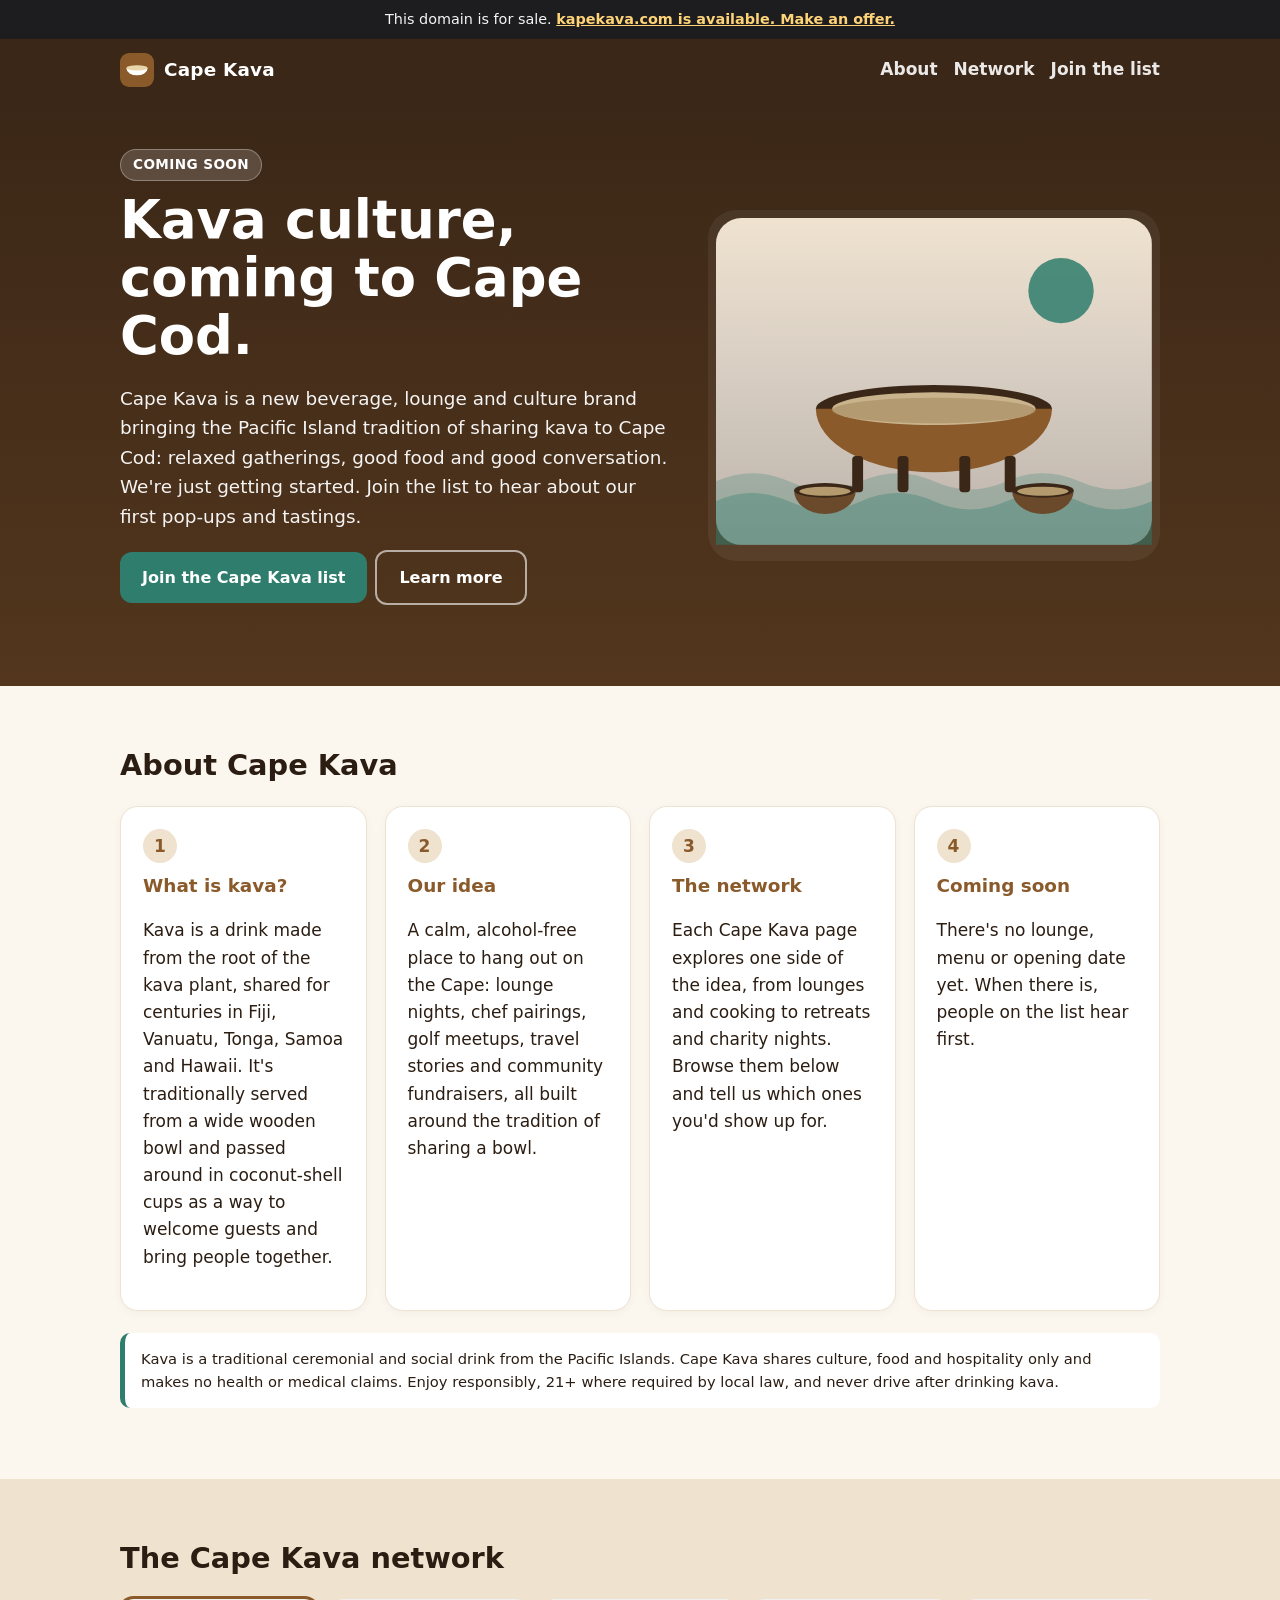
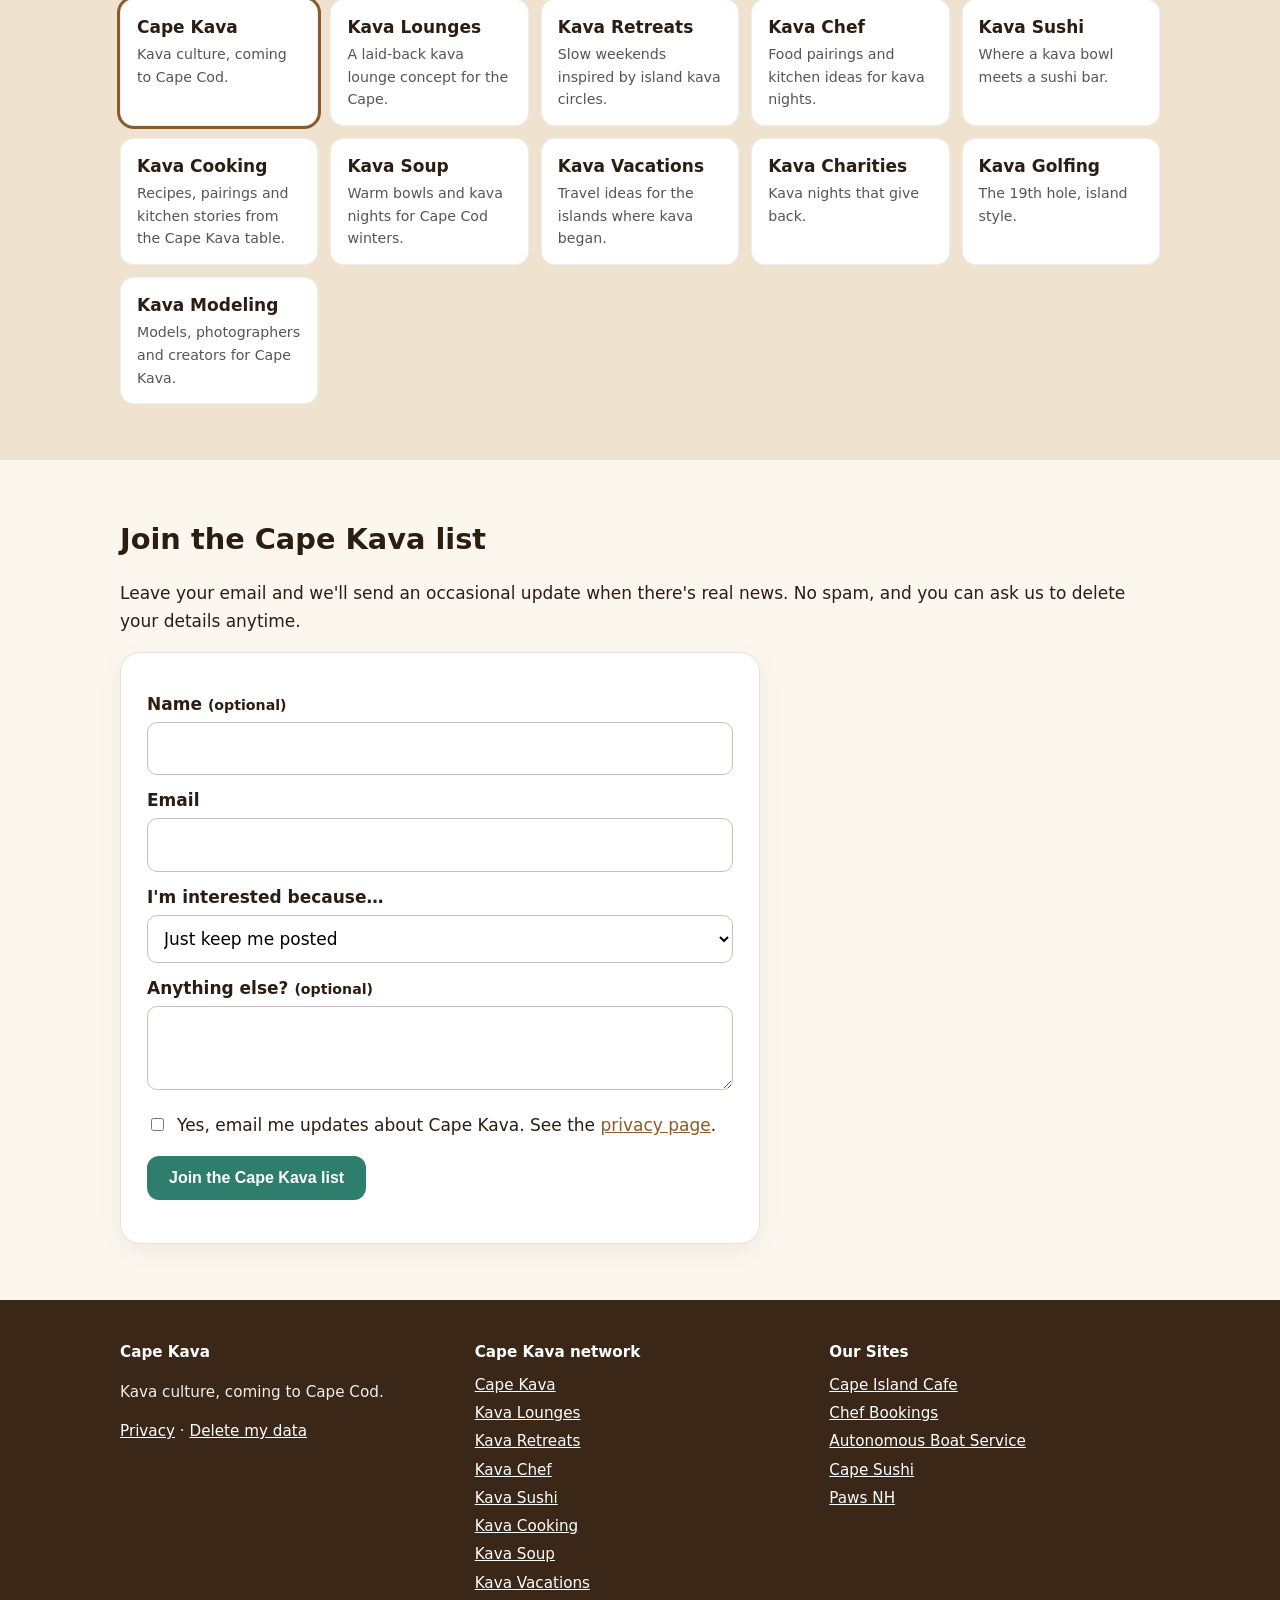
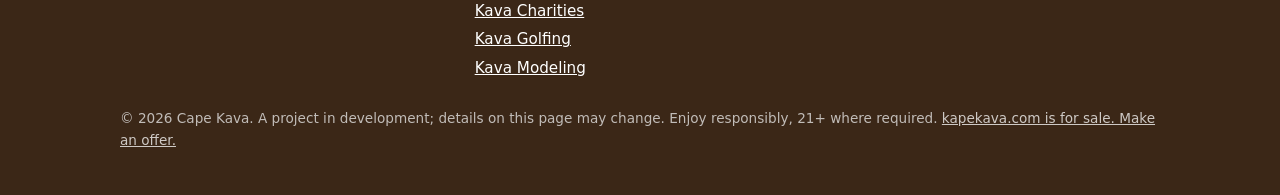
<file: index.html>
<!doctype html>
<html lang="en">
<head>
<meta charset="utf-8">
<meta name="viewport" content="width=device-width,initial-scale=1">
<title>Cape Kava: Kava culture, coming to Cape Cod.</title>
<meta name="description" content="Kava culture, coming to Cape Cod. Cape Kava is a new beverage, lounge and culture brand bringing the Pacific Island tradition of sharing kava to Cape Cod: relaxed gatherings, good food and good conversation.">
<link rel="canonical" href="https://platinum00001.github.io/kapekava.com/">
<meta name="theme-color" content="#3b2717">
<meta property="og:type" content="website">
<meta property="og:site_name" content="Cape Kava">
<meta property="og:title" content="Cape Kava: Kava culture, coming to Cape Cod.">
<meta property="og:description" content="Kava culture, coming to Cape Cod. Cape Kava is a new beverage, lounge and culture brand bringing the Pacific Island tradition of sharing kava to Cape Cod: relaxed gatherings, good food and good conversation.">
<meta property="og:url" content="https://platinum00001.github.io/kapekava.com/">
<meta property="og:image" content="https://platinum00001.github.io/kapekava.com/og.png">
<meta property="og:image:width" content="1200"><meta property="og:image:height" content="630">
<meta name="twitter:card" content="summary_large_image">
<meta name="twitter:title" content="Cape Kava: Kava culture, coming to Cape Cod.">
<meta name="twitter:description" content="Kava culture, coming to Cape Cod. Cape Kava is a new beverage, lounge and culture brand bringing the Pacific Island tradition of sharing kava to Cape Cod: relaxed gatherings, good food and good conversation.">
<meta name="twitter:image" content="https://platinum00001.github.io/kapekava.com/og.png">
<link rel="icon" href="favicon.svg" type="image/svg+xml">
<link rel="icon" href="favicon-32.png" sizes="32x32" type="image/png">
<link rel="apple-touch-icon" href="apple-touch-icon.png">
<link rel="manifest" href="site.webmanifest">
<link rel="stylesheet" href="css/style.css">
</head>
<body>
<div class="forsale" style="background:#1d1d1f;color:#f5f5f7;text-align:center;font-size:.9rem;padding:8px 12px">This domain is for sale. <a href="https://www.afternic.com/domain/kapekava.com" target="_blank" rel="noopener" style="color:#ffd479;font-weight:600">kapekava.com is available. Make an offer.</a></div>
<header class="top"><div class="wrap">
<a class="brand" href="./"><img src="favicon.svg" alt="" width="34" height="34">Cape Kava</a>
<nav><a href="./#about" class="opt">About</a><a href="./#network" class="opt">Network</a><a href="./#join">Join the list</a></nav>
</div></header>
<main>
<section class="hero"><div class="wrap">
<div><span class="badge">Coming soon</span><h1>Kava culture, coming to Cape Cod.</h1><p class="lead">Cape Kava is a new beverage, lounge and culture brand bringing the Pacific Island tradition of sharing kava to Cape Cod: relaxed gatherings, good food and good conversation. We&#x27;re just getting started. Join the list to hear about our first pop-ups and tastings.</p>
<p><a class="btn" href="#join">Join the Cape Kava list</a><a class="btn ghost" href="#about">Learn more</a></p></div>
<div class="art"><svg viewBox="0 0 480 360" xmlns="http://www.w3.org/2000/svg" role="img" aria-hidden="true"><defs><linearGradient id="sky" x1="0" y1="0" x2="0" y2="1"><stop offset="0" stop-color="#efe2cf"/><stop offset="1" stop-color="#ffffff" stop-opacity="0.6"/></linearGradient></defs><rect width="480" height="360" rx="28" fill="url(#sky)"/><circle cx="380" cy="80" r="36" fill="#2f7d6d" opacity=".85"/><path d="M0 290 q40 -18 80 0 t80 0 t80 0 t80 0 t80 0 t80 0 v70 h-480z" fill="#2f7d6d" opacity=".25"/><path d="M0 312 q40 -18 80 0 t80 0 t80 0 t80 0 t80 0 t80 0 v48 h-480z" fill="#2f7d6d" opacity=".35"/><g transform="translate(240 210) scale(1.0)"><ellipse cx="0" cy="0" rx="130" ry="26" fill="#3b2717"/><path d="M-130 0 a130 70 0 0 0 260 0z" fill="#8a5a2b"/><ellipse cx="0" cy="0" rx="112" ry="18" fill="#c9b38d"/><ellipse cx="0" cy="2" rx="112" ry="14" fill="#a68a5f" opacity=".6"/><rect x="-90" y="52" width="12" height="40" rx="4" fill="#3b2717"/><rect x="-40" y="52" width="12" height="40" rx="4" fill="#3b2717"/><rect x="28" y="52" width="12" height="40" rx="4" fill="#3b2717"/><rect x="78" y="52" width="12" height="40" rx="4" fill="#3b2717"/></g><g transform="translate(120 300)"><path d="M-34 0 a34 26 0 0 0 68 0z" fill="#6b4a2b"/><ellipse cx="0" cy="0" rx="34" ry="8" fill="#3b2717"/><ellipse cx="0" cy="1" rx="28" ry="5" fill="#b49a6d"/></g><g transform="translate(360 300)"><path d="M-34 0 a34 26 0 0 0 68 0z" fill="#6b4a2b"/><ellipse cx="0" cy="0" rx="34" ry="8" fill="#3b2717"/><ellipse cx="0" cy="1" rx="28" ry="5" fill="#b49a6d"/></g></svg></div>
</div></section>
<section id="about"><div class="wrap"><h2>About Cape Kava</h2><div class="cards"><div class="card"><span class="n">1</span><h3>What is kava?</h3><p>Kava is a drink made from the root of the kava plant, shared for centuries in Fiji, Vanuatu, Tonga, Samoa and Hawaii. It&#x27;s traditionally served from a wide wooden bowl and passed around in coconut-shell cups as a way to welcome guests and bring people together.</p></div><div class="card"><span class="n">2</span><h3>Our idea</h3><p>A calm, alcohol-free place to hang out on the Cape: lounge nights, chef pairings, golf meetups, travel stories and community fundraisers, all built around the tradition of sharing a bowl.</p></div><div class="card"><span class="n">3</span><h3>The network</h3><p>Each Cape Kava page explores one side of the idea, from lounges and cooking to retreats and charity nights. Browse them below and tell us which ones you&#x27;d show up for.</p></div><div class="card"><span class="n">4</span><h3>Coming soon</h3><p>There&#x27;s no lounge, menu or opening date yet. When there is, people on the list hear first.</p></div></div><p class="note">Kava is a traditional ceremonial and social drink from the Pacific Islands. Cape Kava shares culture, food and hospitality only and makes no health or medical claims. Enjoy responsibly, 21+ where required by local law, and never drive after drinking kava.</p></div></section>
<section class="band" id="network"><div class="wrap"><h2>The Cape Kava network</h2><div class="net"><a href="https://platinum00001.github.io/kapekava.com/" class="here" aria-current="page">Cape Kava<small>Kava culture, coming to Cape Cod.</small></a><a href="https://platinum00001.github.io/kavalounges.com/">Kava Lounges<small>A laid-back kava lounge concept for the Cape.</small></a><a href="https://platinum00001.github.io/kavaretreats.com/">Kava Retreats<small>Slow weekends inspired by island kava circles.</small></a><a href="https://platinum00001.github.io/kavachef.com/">Kava Chef<small>Food pairings and kitchen ideas for kava nights.</small></a><a href="https://platinum00001.github.io/kavasushi.com/">Kava Sushi<small>Where a kava bowl meets a sushi bar.</small></a><a href="https://platinum00001.github.io/kavacooking.com/">Kava Cooking<small>Recipes, pairings and kitchen stories from the Cape Kava table.</small></a><a href="https://platinum00001.github.io/kavasoup.com/">Kava Soup<small>Warm bowls and kava nights for Cape Cod winters.</small></a><a href="https://platinum00001.github.io/kavavacations.com/">Kava Vacations<small>Travel ideas for the islands where kava began.</small></a><a href="https://platinum00001.github.io/kavacharities.com/">Kava Charities<small>Kava nights that give back.</small></a><a href="https://platinum00001.github.io/kavagolfing.com/">Kava Golfing<small>The 19th hole, island style.</small></a><a href="https://platinum00001.github.io/kavamodeling.com/">Kava Modeling<small>Models, photographers and creators for Cape Kava.</small></a></div></div></section>
<section id="join"><div class="wrap"><h2>Join the Cape Kava list</h2>
<p>Leave your email and we'll send an occasional update when there's real news. No spam, and you can ask us to delete your details anytime.</p>
<form class="signup" id="signup" novalidate>
<label for="f-name">Name <small>(optional)</small></label><input id="f-name" name="name" type="text" maxlength="120" autocomplete="name">
<label for="f-email">Email</label><input id="f-email" name="email" type="email" maxlength="200" required autocomplete="email">
<label for="f-interest">I'm interested because…</label><select id="f-interest" name="interest"><option>Just keep me posted</option><option>I&#x27;d visit a kava lounge on the Cape</option><option>I want to attend events or tastings</option><option>I run a cafe, bar or venue</option><option>I&#x27;d like to help, volunteer or partner</option></select>
<label for="f-note">Anything else? <small>(optional)</small></label><textarea id="f-note" name="note" maxlength="600"></textarea>
<div class="hp" aria-hidden="true"><label for="f-web">Website</label><input id="f-web" name="website_url" type="text" tabindex="-1" autocomplete="off"></div>
<label class="check"><input type="checkbox" name="consent" required> <span>Yes, email me updates about Cape Kava. See the <a href="privacy.html">privacy page</a>.</span></label>
<p><button class="btn" type="submit">Join the Cape Kava list</button></p>
<div class="msg" id="signup-msg" role="status" aria-live="polite"></div>
</form></div></section>
</main>
<footer><div class="wrap">
<div class="cols">
<div><h4>Cape Kava</h4><p>Kava culture, coming to Cape Cod.</p><p><a href="privacy.html">Privacy</a> · <a href="privacy.html#data-deletion">Delete my data</a></p></div>
<div><h4>Cape Kava network</h4><ul><li><a href="https://platinum00001.github.io/kapekava.com/">Cape Kava</a></li><li><a href="https://platinum00001.github.io/kavalounges.com/">Kava Lounges</a></li><li><a href="https://platinum00001.github.io/kavaretreats.com/">Kava Retreats</a></li><li><a href="https://platinum00001.github.io/kavachef.com/">Kava Chef</a></li><li><a href="https://platinum00001.github.io/kavasushi.com/">Kava Sushi</a></li><li><a href="https://platinum00001.github.io/kavacooking.com/">Kava Cooking</a></li><li><a href="https://platinum00001.github.io/kavasoup.com/">Kava Soup</a></li><li><a href="https://platinum00001.github.io/kavavacations.com/">Kava Vacations</a></li><li><a href="https://platinum00001.github.io/kavacharities.com/">Kava Charities</a></li><li><a href="https://platinum00001.github.io/kavagolfing.com/">Kava Golfing</a></li><li><a href="https://platinum00001.github.io/kavamodeling.com/">Kava Modeling</a></li></ul></div><div><h4>Our Sites</h4><ul><li><a href="https://capeislandcafe.com/">Cape Island Cafe</a></li><li><a href="https://chefbookings.org/">Chef Bookings</a></li><li><a href="https://platinum00001.github.io/autonomousboatservice.com/">Autonomous Boat Service</a></li><li><a href="https://platinum00001.github.io/capesushi.com/">Cape Sushi</a></li><li><a href="https://platinum00001.github.io/pawsnh.com/">Paws NH</a></li></ul></div>
</div>
<p class="fine">© 2026 Cape Kava. A project in development; details on this page may change. Enjoy responsibly, 21+ where required. <a href="https://www.afternic.com/domain/kapekava.com" target="_blank" rel="noopener">kapekava.com is for sale. Make an offer.</a></p>
</div></footer>
<script type="application/ld+json">{"@context": "https://schema.org", "@type": "WebSite", "name": "Cape Kava", "url": "https://platinum00001.github.io/kapekava.com/", "description": "Kava culture, coming to Cape Cod."}</script>
<script src="config.js"></script><script src="js/form.js"></script>
</body></html>
</file>
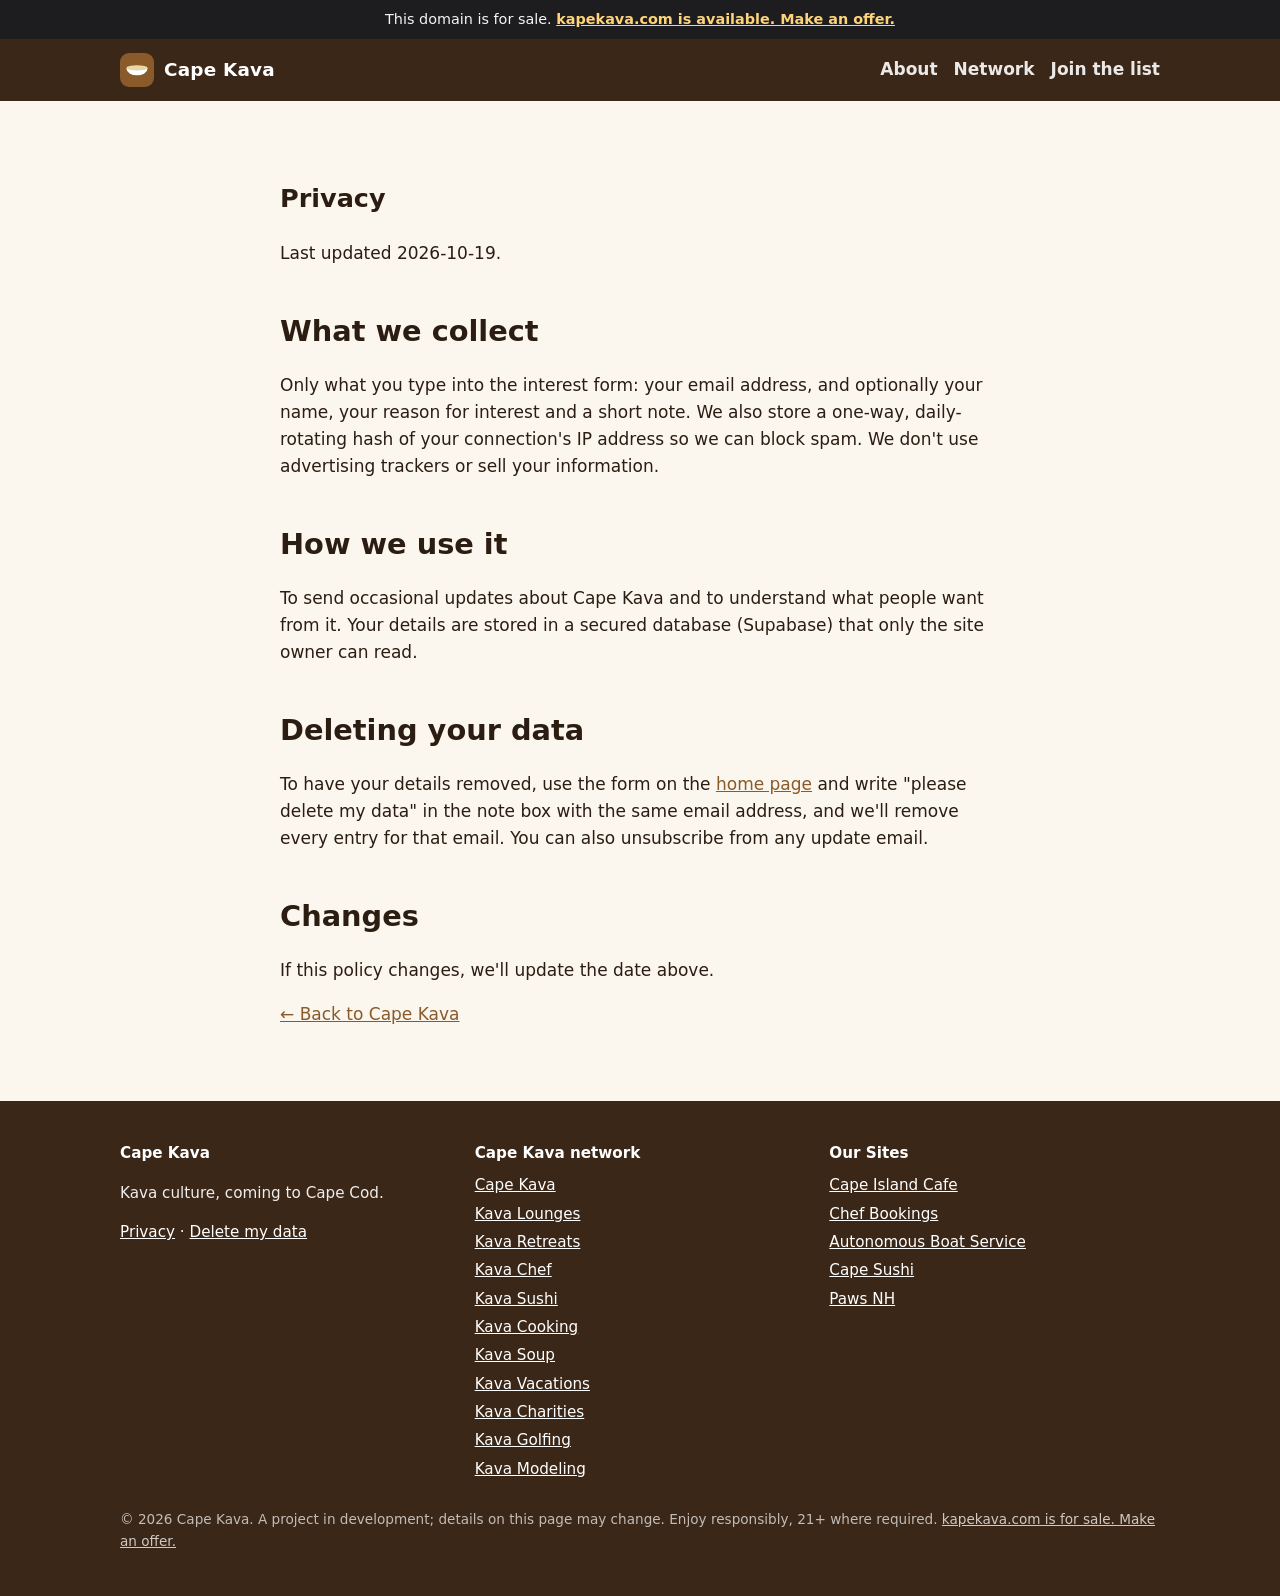
<file: privacy.html>
<!doctype html>
<html lang="en">
<head>
<meta charset="utf-8">
<meta name="viewport" content="width=device-width,initial-scale=1">
<title>Privacy | Cape Kava</title>
<meta name="description" content="How Cape Kava handles the details you share on this site.">
<link rel="canonical" href="https://platinum00001.github.io/kapekava.com/privacy.html">
<meta name="theme-color" content="#3b2717">
<meta property="og:type" content="website">
<meta property="og:site_name" content="Cape Kava">
<meta property="og:title" content="Privacy | Cape Kava">
<meta property="og:description" content="How Cape Kava handles the details you share on this site.">
<meta property="og:url" content="https://platinum00001.github.io/kapekava.com/privacy.html">
<meta property="og:image" content="https://platinum00001.github.io/kapekava.com/og.png">
<meta property="og:image:width" content="1200"><meta property="og:image:height" content="630">
<meta name="twitter:card" content="summary_large_image">
<meta name="twitter:title" content="Privacy | Cape Kava">
<meta name="twitter:description" content="How Cape Kava handles the details you share on this site.">
<meta name="twitter:image" content="https://platinum00001.github.io/kapekava.com/og.png">
<link rel="icon" href="favicon.svg" type="image/svg+xml">
<link rel="icon" href="favicon-32.png" sizes="32x32" type="image/png">
<link rel="apple-touch-icon" href="apple-touch-icon.png">
<link rel="manifest" href="site.webmanifest">
<link rel="stylesheet" href="css/style.css">
</head>
<body>
<div class="forsale" style="background:#1d1d1f;color:#f5f5f7;text-align:center;font-size:.9rem;padding:8px 12px">This domain is for sale. <a href="https://www.afternic.com/domain/kapekava.com" target="_blank" rel="noopener" style="color:#ffd479;font-weight:600">kapekava.com is available. Make an offer.</a></div>
<header class="top"><div class="wrap">
<a class="brand" href="./"><img src="favicon.svg" alt="" width="34" height="34">Cape Kava</a>
<nav><a href="./#about" class="opt">About</a><a href="./#network" class="opt">Network</a><a href="./#join">Join the list</a></nav>
</div></header>
<main><section><div class="wrap prose">
<h1>Privacy</h1><p>Last updated 2026-10-19.</p>
<h2>What we collect</h2><p>Only what you type into the interest form: your email address, and optionally your name, your reason for interest and a short note. We also store a one-way, daily-rotating hash of your connection's IP address so we can block spam. We don't use advertising trackers or sell your information.</p>
<h2>How we use it</h2><p>To send occasional updates about Cape Kava and to understand what people want from it. Your details are stored in a secured database (Supabase) that only the site owner can read.</p>
<h2 id="data-deletion">Deleting your data</h2><p>To have your details removed, use the form on the <a href="./#join">home page</a> and write "please delete my data" in the note box with the same email address, and we'll remove every entry for that email. You can also unsubscribe from any update email.</p>
<h2>Changes</h2><p>If this policy changes, we'll update the date above.</p>
<p><a href="./">← Back to Cape Kava</a></p>
</div></section></main>
<footer><div class="wrap">
<div class="cols">
<div><h4>Cape Kava</h4><p>Kava culture, coming to Cape Cod.</p><p><a href="privacy.html">Privacy</a> · <a href="privacy.html#data-deletion">Delete my data</a></p></div>
<div><h4>Cape Kava network</h4><ul><li><a href="https://platinum00001.github.io/kapekava.com/">Cape Kava</a></li><li><a href="https://platinum00001.github.io/kavalounges.com/">Kava Lounges</a></li><li><a href="https://platinum00001.github.io/kavaretreats.com/">Kava Retreats</a></li><li><a href="https://platinum00001.github.io/kavachef.com/">Kava Chef</a></li><li><a href="https://platinum00001.github.io/kavasushi.com/">Kava Sushi</a></li><li><a href="https://platinum00001.github.io/kavacooking.com/">Kava Cooking</a></li><li><a href="https://platinum00001.github.io/kavasoup.com/">Kava Soup</a></li><li><a href="https://platinum00001.github.io/kavavacations.com/">Kava Vacations</a></li><li><a href="https://platinum00001.github.io/kavacharities.com/">Kava Charities</a></li><li><a href="https://platinum00001.github.io/kavagolfing.com/">Kava Golfing</a></li><li><a href="https://platinum00001.github.io/kavamodeling.com/">Kava Modeling</a></li></ul></div><div><h4>Our Sites</h4><ul><li><a href="https://capeislandcafe.com/">Cape Island Cafe</a></li><li><a href="https://chefbookings.org/">Chef Bookings</a></li><li><a href="https://platinum00001.github.io/autonomousboatservice.com/">Autonomous Boat Service</a></li><li><a href="https://platinum00001.github.io/capesushi.com/">Cape Sushi</a></li><li><a href="https://platinum00001.github.io/pawsnh.com/">Paws NH</a></li></ul></div>
</div>
<p class="fine">© 2026 Cape Kava. A project in development; details on this page may change. Enjoy responsibly, 21+ where required. <a href="https://www.afternic.com/domain/kapekava.com" target="_blank" rel="noopener">kapekava.com is for sale. Make an offer.</a></p>
</div></footer>
</body></html>
</file>
<file: css/style.css>
:root{--bg:#fbf6ee;--ink:#2b1d12;--accent:#8a5a2b;--accent2:#2f7d6d;--soft:#efe2cf;--hero:#3b2717}
*{box-sizing:border-box}html{scroll-behavior:smooth}
body{margin:0;font:17px/1.6 system-ui,-apple-system,"Segoe UI",Roboto,Helvetica,Arial,sans-serif;color:var(--ink);background:var(--bg)}
a{color:var(--accent)}img,svg{max-width:100%;height:auto}
.wrap{max-width:1080px;margin:0 auto;padding:0 20px}
header.top{background:var(--hero);color:#fff}
header.top .wrap{display:flex;align-items:center;justify-content:space-between;gap:12px;padding-top:14px;padding-bottom:14px}
.brand{display:flex;align-items:center;gap:10px;color:#fff;text-decoration:none;font-weight:800;font-size:1.15rem;letter-spacing:.2px}
.brand img{width:34px;height:34px;border-radius:9px}
header.top nav a{color:#fff;opacity:.9;margin-left:16px;text-decoration:none;font-weight:600}
header.top nav a:hover{opacity:1;text-decoration:underline}
.hero{background:linear-gradient(180deg,var(--hero),color-mix(in srgb,var(--hero) 70%,var(--accent)));color:#fff;padding:48px 0 64px}
.hero .wrap{display:grid;grid-template-columns:1.1fr .9fr;gap:36px;align-items:center}
.hero h1{font-size:clamp(2rem,4.6vw,3.3rem);line-height:1.1;margin:.2em 0 .3em}
.hero p.lead{font-size:1.15rem;opacity:.95;max-width:38em}
.badge{display:inline-block;background:rgba(255,255,255,.16);border:1px solid rgba(255,255,255,.3);padding:4px 12px;border-radius:99px;font-size:.85rem;font-weight:700;letter-spacing:.4px;text-transform:uppercase}
.btn{display:inline-block;background:var(--accent2);color:#fff;font-weight:700;padding:13px 22px;border-radius:12px;text-decoration:none;border:0;cursor:pointer;font-size:1rem}
.btn:hover{filter:brightness(1.08)}
.btn.ghost{background:transparent;border:2px solid rgba(255,255,255,.6);margin-left:8px}
.art{background:rgba(255,255,255,.06);border-radius:28px;padding:8px}
section{padding:56px 0}
section h2{font-size:1.8rem;margin:0 0 18px}
.cards{display:grid;grid-template-columns:repeat(auto-fit,minmax(230px,1fr));gap:18px}
.card{background:#fff;border:1px solid var(--soft);border-radius:18px;padding:22px;box-shadow:0 2px 10px rgba(0,0,0,.04)}
.card h3{margin:.1em 0 .4em;font-size:1.15rem;color:var(--accent)}
.card .n{display:inline-grid;place-items:center;width:34px;height:34px;border-radius:50%;background:var(--soft);color:var(--accent);font-weight:800;margin-bottom:6px}
.band{background:var(--soft)}
.net{display:grid;grid-template-columns:repeat(auto-fit,minmax(180px,1fr));gap:12px}
.net a{display:block;background:#fff;border-radius:14px;padding:14px 16px;text-decoration:none;color:var(--ink);border:1px solid rgba(0,0,0,.06);font-weight:700}
.net a small{display:block;font-weight:400;color:#555;margin-top:2px}
.net a.here{outline:3px solid var(--accent);pointer-events:none}
form.signup{background:#fff;border-radius:20px;padding:26px;border:1px solid var(--soft);max-width:640px;box-shadow:0 6px 24px rgba(0,0,0,.06)}
form.signup label{display:block;font-weight:700;margin:12px 0 4px}
form.signup input[type=text],form.signup input[type=email],form.signup select,form.signup textarea{width:100%;padding:12px;border:1px solid #c9c2b6;border-radius:10px;font:inherit;background:#fff}
form.signup textarea{min-height:84px}
form.signup .check{display:flex;gap:10px;align-items:flex-start;font-weight:400;margin-top:14px}
form.signup .check input{margin-top:6px}
.hp{position:absolute!important;left:-9999px!important;width:1px;height:1px;overflow:hidden}
.msg{margin-top:14px;padding:12px 14px;border-radius:10px;display:none}
.msg.ok{display:block;background:#e6f4ea;color:#1e5b2f}.msg.err{display:block;background:#fdecea;color:#8a1c12}
.note{font-size:.92rem;background:#fff;border-left:5px solid var(--accent2);padding:14px 16px;border-radius:10px;margin-top:22px}
footer{background:var(--hero);color:#eee;padding:40px 0 30px;font-size:.95rem}
footer a{color:#fff}
footer .cols{display:grid;grid-template-columns:repeat(auto-fit,minmax(220px,1fr));gap:24px}
footer h4{margin:0 0 8px;color:#fff}
footer ul{list-style:none;padding:0;margin:0}footer li{margin:4px 0}
footer .fine{opacity:.75;margin-top:24px;font-size:.85rem}
.prose{max-width:760px}.prose h2{margin-top:1.4em}
@media (max-width:820px){.hero .wrap{grid-template-columns:1fr}.art{max-width:420px}header.top nav a{margin-left:10px;font-size:.92rem}}
@media (max-width:480px){header.top nav .opt{display:none}.btn.ghost{margin:10px 0 0}}
</file>
